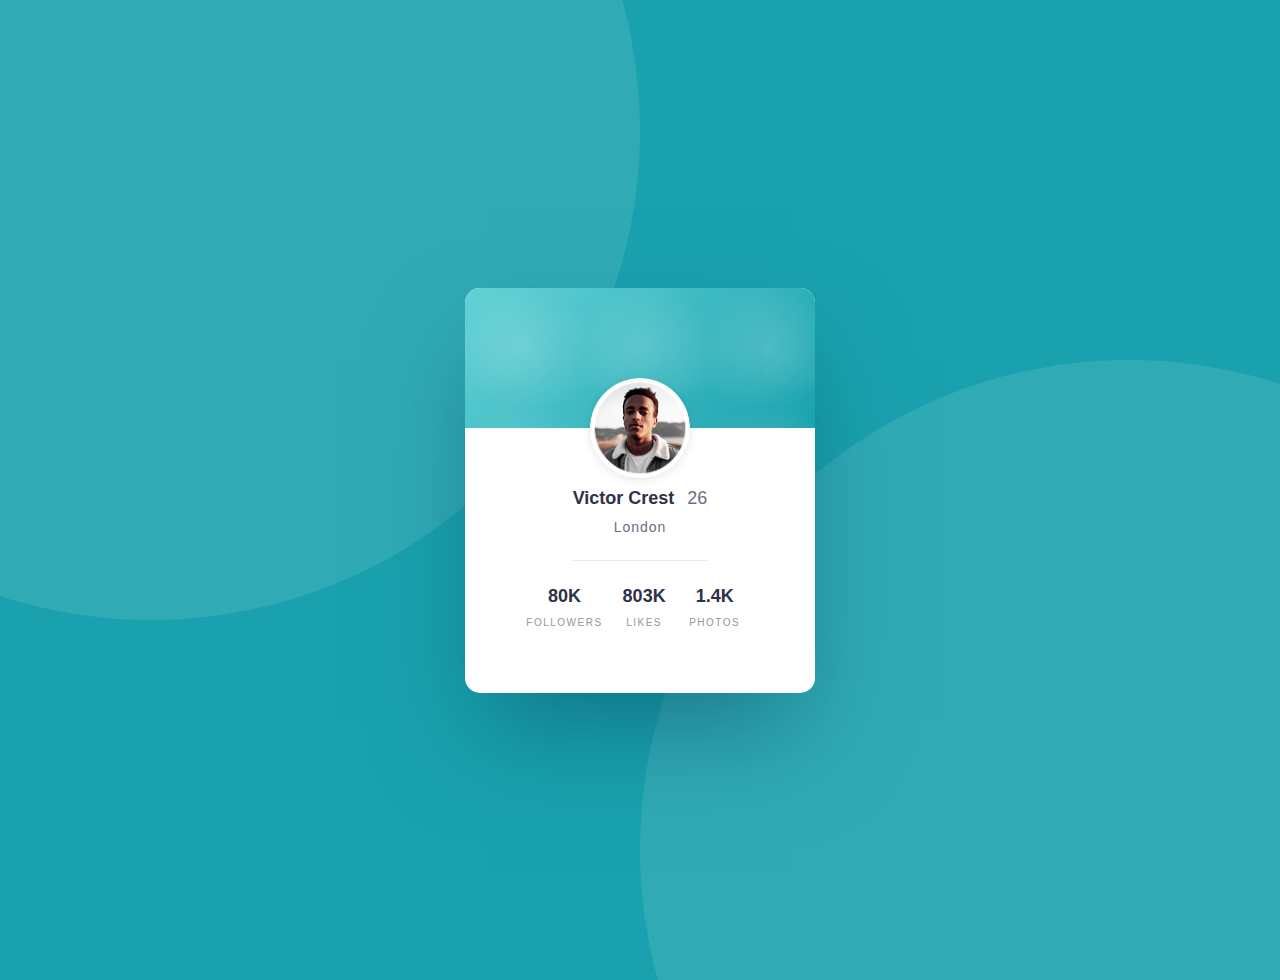
<file: homework(csspositions)(davit.modebadze)/index.html>
<!doctype html>
<html lang="en">
  <head>
    <meta charset="UTF-8" />
    <meta name="viewport" content="width=device-width, initial-scale=1.0" />
    <title>Document</title>
    <link rel="stylesheet" href="styles.css" />
  </head>
  <body>
    <div class="profile-card">
      <div class="banner">
        <div class="pattern-overlay"></div>
      </div>
      <div class="content">
        <div class="avatar-container">
          <img
            src="/homework(csspositions)(davit.modebadze)/Oval.png"
            alt="Victor Crest"
            class="avatar"
          />
        </div>
        <section class="card-body">
          <h1 class="user-name">
            Victor Crest <span class="user-age">26</span>
          </h1>
          <p class="user-location">London</p>
        </section>
        <footer class="card-stats">
          <div class="stat-item">
            <span class="stat-value">80K</span>
            <span class="stat-label">Followers</span>
          </div>
          <div class="stat-item">
            <span class="stat-value">803K</span>
            <span class="stat-label">Likes</span>
          </div>
          <div class="stat-item">
            <span class="stat-value">1.4K</span>
            <span class="stat-label">Photos</span>
          </div>
        </footer>
      </div>
    </div>
  </body>
</html>
</file>
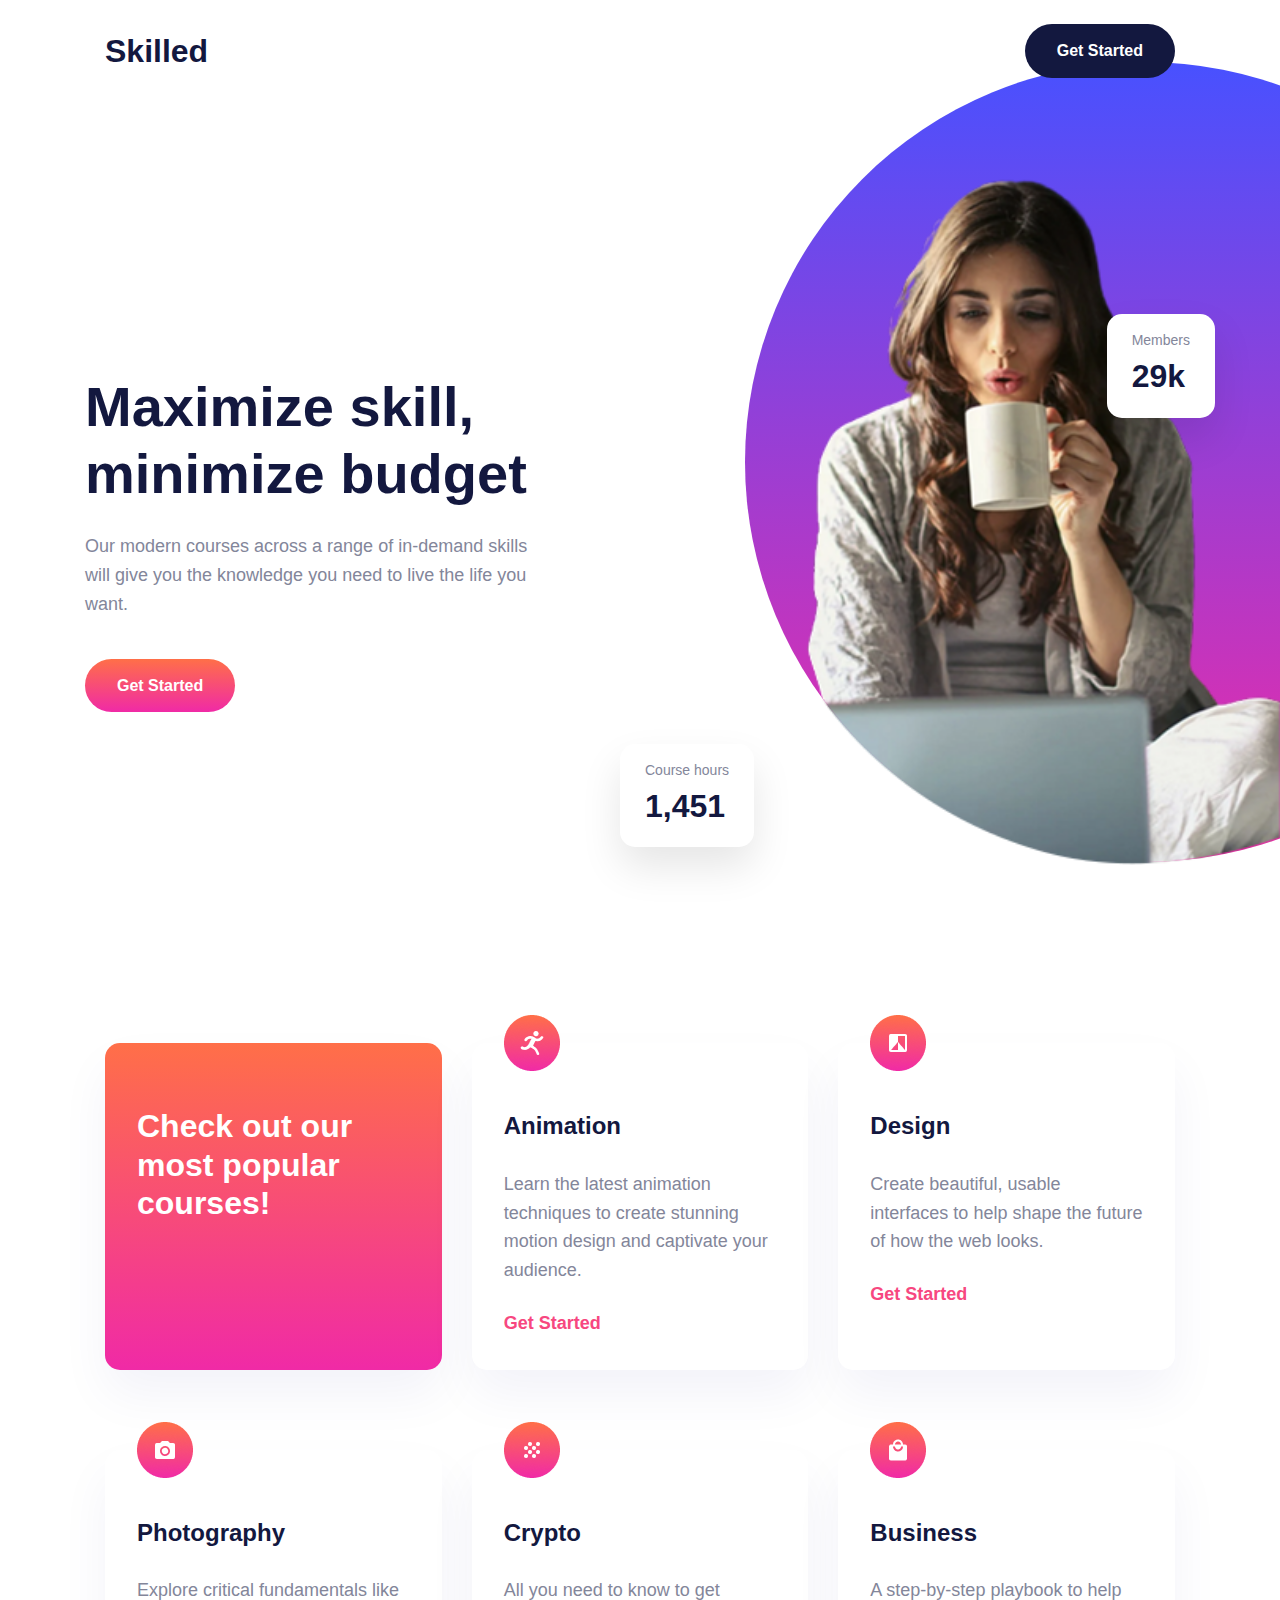
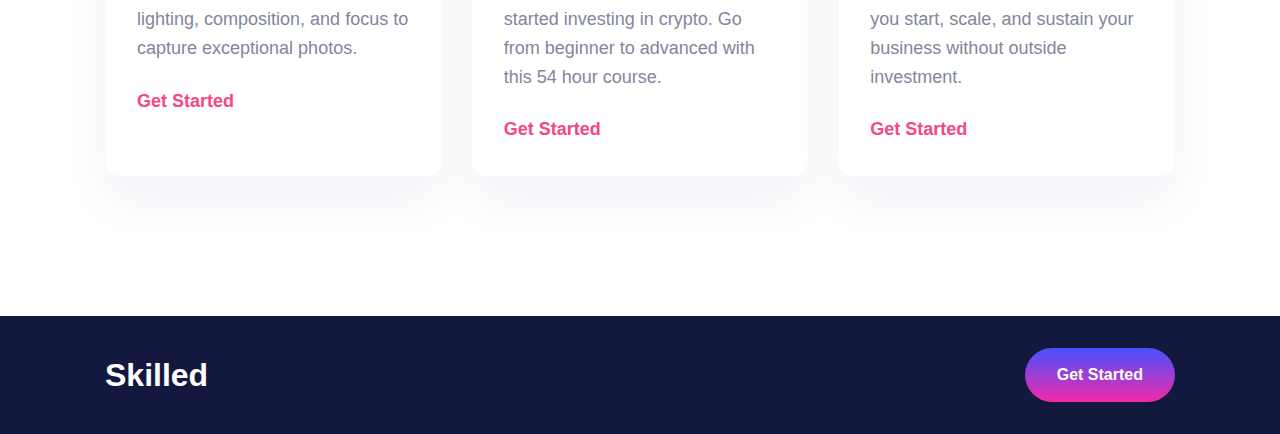
<file: homework(csspositions)(davit.modebadze)/index2.html>
<!doctype html>
<html lang="en">
  <head>
    <meta charset="UTF-8" />
    <meta name="viewport" content="width=device-width, initial-scale=1.0" />
    <title>Document</title>
    <link rel="stylesheet" href="styles2.css" />
  </head>
  <body>
    <header class="header container">
      <h1 class="logo">Skilled</h1>
      <a href="#" class="btn btn-dark">Get Started</a>
    </header>

    <main>
      <section class="hero container">
        <div class="hero-content">
          <h1>Maximize skill, minimize budget</h1>
          <p>
            Our modern courses across a range of in-demand skills will give you
            the knowledge you need to live the life you want.
          </p>
          <a href="#" class="btn btn-gradient">Get Started</a>
        </div>
        <div class="hero-image">
          <div class="hero-bg-accent"></div>
          <img
            src="/homework(csspositions)(davit.modebadze)/image-removebg-preview(509).png"
            alt="Instructor"
            class="hero-img"
          />
          <div class="stat-card stat-course">
            <span class="stat-label">Course hours</span>
            <span class="stat-value">1,451</span>
          </div>
          <div class="stat-card stat-members">
            <span class="stat-label">Members</span>
            <span class="stat-value">29k</span>
          </div>
        </div>
      </section>

      <section class="courses container">
        <div class="course-card card-intro">
          <h2>Check out our most popular courses!</h2>
        </div>

        <article class="course-card">
          <div class="icon-box">
            <img
              src="/homework(csspositions)(davit.modebadze)/1.png"
              alt="Animation"
            />
          </div>
          <h3>Animation</h3>
          <p>
            Learn the latest animation techniques to create stunning motion
            design and captivate your audience.
          </p>
          <a href="#" class="link-btn">Get Started</a>
        </article>

        <article class="course-card">
          <div class="icon-box">
            <img
              src="/homework(csspositions)(davit.modebadze)/2.png"
              alt="Design"
            />
          </div>
          <h3>Design</h3>
          <p>
            Create beautiful, usable interfaces to help shape the future of how
            the web looks.
          </p>
          <a href="#" class="link-btn">Get Started</a>
        </article>

        <article class="course-card">
          <div class="icon-box">
            <img
              src="/homework(csspositions)(davit.modebadze)/3.png"
              alt="Photography"
            />
          </div>
          <h3>Photography</h3>
          <p>
            Explore critical fundamentals like lighting, composition, and focus
            to capture exceptional photos.
          </p>
          <a href="#" class="link-btn">Get Started</a>
        </article>

        <article class="course-card">
          <div class="icon-box">
            <img
              src="/homework(csspositions)(davit.modebadze)/4.png"
              alt="Crypto"
            />
          </div>
          <h3>Crypto</h3>
          <p>
            All you need to know to get started investing in crypto. Go from
            beginner to advanced with this 54 hour course.
          </p>
          <a href="#" class="link-btn">Get Started</a>
        </article>

        <article class="course-card">
          <div class="icon-box">
            <img
              src="/homework(csspositions)(davit.modebadze)/5.png"
              alt="Business"
            />
          </div>
          <h3>Business</h3>
          <p>
            A step-by-step playbook to help you start, scale, and sustain your
            business without outside investment.
          </p>
          <a href="#" class="link-btn">Get Started</a>
        </article>
      </section>
    </main>

    <footer class="footer">
      <div class="container footer-inner">
        <h1 class="logo" style="color: white">Skilled</h1>
        <a href="#" class="btn btn-blue-pink">Get Started</a>
      </div>
    </footer>
  </body>
</html>
</file>
<file: homework(csspositions)(davit.modebadze)/styles.css>
:root {
  --dark-cyan: hsl(185, 75%, 39%);
  --very-dark-desaturated-blue: hsl(229, 23%, 23%);
  --dark-grayish-blue: hsl(227, 10%, 46%);
  --dark-gray: hsl(0, 0%, 59%);
  --border-color: #e8e8e8;
  --banner-color: #64d2d6;
  --bg-color: #f0f2f5;
}

body {
  margin: 0;
  padding: 40px;
  background-color: var(--dark-cyan);
  background-image:
    url('data:image/svg+xml;utf8,<svg width="978" height="978" xmlns="http://www.w3.org/2000/svg"><circle cx="489" cy="489" r="489" fill="white" fill-opacity="0.1"/></svg>'),
    url('data:image/svg+xml;utf8,<svg width="978" height="978" xmlns="http://www.w3.org/2000/svg"><circle cx="489" cy="489" r="489" fill="white" fill-opacity="0.1"/></svg>');
  background-repeat: no-repeat;
  background-position:
    right 50vw bottom 40vh,
    left 50vw top 40vh;
  min-height: 100vh;
  display: flex;
  justify-content: center;
  align-items: center;
  font-family: "Segoe UI", "Roboto", Helvetica, Arial, sans-serif;
}

.profile-card {
  background-color: white;
  width: 350px;
  border-radius: 15px;
  overflow: hidden;
  box-shadow: 0 50px 100px -20px rgba(8, 70, 94, 0.5);
}

.banner {
  height: 140px;
  background: linear-gradient(135deg, #64d2d6 0%, #19a2ae 100%);
  position: relative;
  overflow: hidden;
}

.pattern-overlay {
  position: absolute;
  top: 0;
  left: 0;
  width: 100%;
  height: 100%;
  background-image: radial-gradient(
    circle,
    rgba(255, 255, 255, 0.25) 0%,
    transparent 80%
  );
  background-size: 120px 120px;
  opacity: 0.6;
}

.pattern-overlay::before {
  content: "";
  position: absolute;
  width: 100%;
  height: 100%;
  background-image: radial-gradient(
    circle at 30% 70%,
    rgba(255, 255, 255, 0.15) 0%,
    transparent 60%
  );
  background-size: 100px 100px;
  opacity: 0.4;
}

.content {
  padding: 60px 20px 40px;
  display: flex;
  flex-direction: column;
  align-items: center;
  position: relative;
}

.avatar-container {
  position: absolute;
  top: 20px;
  left: 50%;
  transform: translateX(-50%) translateY(-70%);
  z-index: 2;
}

.avatar {
  width: 100px;
  height: 100px;
  border-radius: 50%;
  object-fit: cover;
  display: block;
  box-shadow: 0 2px 10px rgba(0, 0, 0, 0.1);
}

.card-body {
  text-align: center;
  padding-bottom: 25px;
  border-bottom: 1px solid var(--border-color);
}

.user-name {
  font-size: 18px;
  font-weight: 700;
  color: var(--very-dark-desaturated-blue);
  margin: 0 0 10px 0;
}

.user-age {
  font-weight: 400;
  color: var(--dark-grayish-blue);
  margin-left: 8px;
}

.user-location {
  font-size: 14px;
  color: var(--dark-grayish-blue);
  margin: 0;
  letter-spacing: 1px;
}

.card-stats {
  display: flex;
  justify-content: space-around;
  padding: 25px 30px;
}

.stat-item {
  text-align: center;
}

.stat-value {
  display: block;
  font-size: 18px;
  font-weight: 700;
  color: var(--very-dark-desaturated-blue);
  margin-bottom: 10px;
  margin-left: 10px;
  margin-right: 20px;
}

.stat-label {
  display: block;
  font-size: 10px;
  color: var(--dark-gray);
  letter-spacing: 1.5px;
  text-transform: uppercase;
  margin-right: 10px;
}

@media (max-width: 375px) {
  .profile-card {
    width: 325px;
  }
}

@media (max-width: 600px) {
  .banner {
    height: 180px;
  }
  .avatar {
    width: 140px;
    height: 140px;
    margin-top: -70px;
  }
}
</file>
<file: homework(csspositions)(davit.modebadze)/styles2.css>
:root {
  --clr-dark: #13183f;
  --clr-gray: #83869a;
  --clr-pink: #f74780;
  --clr-pink-light: #ffa7c3;
  --clr-white: #ffffff;
  --grad-orange: linear-gradient(180deg, #ff6f48 0%, #f02aa6 100%);
  --grad-blue-pink: linear-gradient(180deg, #4851ff 0%, #f02aa6 100%);
  --font-main: "Plus Jakarta Sans", sans-serif;
}

* {
  box-sizing: border-box;
  margin: 0;
  padding: 0;
}

body {
  font-family: var(--font-main);
  background-color: var(--clr-white);
  color: var(--clr-dark);
  line-height: 1.6;
  overflow-x: hidden;
}

.container {
  max-width: 1110px;
  margin: 0 auto;
  padding: 0 20px;
}

.header {
  display: flex;
  justify-content: space-between;
  align-items: center;
  padding-top: 24px;
  padding-bottom: 24px;
}

.logo {
  height: 28px;
  margin-top: -2%;
}

.btn {
  display: inline-block;
  padding: 14px 32px;
  border-radius: 28px;
  text-decoration: none;
  font-weight: 700;
  font-size: 16px;
  transition: opacity 0.3s;
}

.btn-dark {
  background: var(--clr-dark);
  color: var(--clr-white);
}
.btn-gradient {
  background: var(--grad-orange);
  color: var(--clr-white);
}
.btn-blue-pink {
  background: var(--grad-blue-pink);
  color: var(--clr-white);
}
.btn:hover {
  opacity: 0.7;
}

.hero {
  display: flex;
  align-items: center;
  padding: 60px 0 120px;
  position: relative;
}

.hero-content {
  flex: 1;
  z-index: 2;
}
.hero-content h1 {
  font-size: 56px;
  line-height: 1.2;
  margin-bottom: 25px;
  color: var(--clr-dark);
}
.hero-content p {
  font-size: 18px;
  color: var(--clr-gray);
  margin-bottom: 40px;
  max-width: 450px;
}

.hero-image {
  flex: 1;
  position: relative;
  display: flex;
  justify-content: flex-end;
}

.hero-bg-accent {
  position: absolute;
  top: -100px;
  right: -350px;
  width: 800px;
  height: 800px;
  background: var(--grad-blue-pink);
  border-radius: 50%;
  z-index: -1;
}

.hero-img {
  width: 100%;
  max-width: 500px;
  margin-right: -20.2%;
  z-index: 1;
  border-width: 10px;
}

.stat-card {
  position: absolute;
  background: white;
  padding: 15px 25px;
  border-radius: 15px;
  box-shadow: 0 20px 40px rgba(0, 0, 0, 0.1);
  display: flex;
  flex-direction: column;
  z-index: 3;
}

.stat-course {
  bottom: 10%;
  left: -20px;
}
.stat-members {
  top: 20%;
  right: -20px;
}
.stat-label {
  font-size: 14px;
  color: var(--clr-gray);
}
.stat-value {
  font-size: 32px;
  font-weight: 800;
}

.courses {
  display: grid;
  grid-template-columns: repeat(3, 1fr);
  gap: 80px 30px;
  padding-bottom: 140px;
}

.course-card {
  background: var(--clr-white);
  padding: 64px 32px 32px;
  border-radius: 15px;
  box-shadow: 0 25px 50px rgba(6, 22, 141, 0.05);
  position: relative;
}

.card-intro {
  background: var(--grad-orange);
  padding-top: 64px;
  color: var(--clr-white);
}

.card-intro h2 {
  font-size: 32px;
  line-height: 1.2;
}

.icon-box {
  position: absolute;
  top: -28px;
  left: 32px;
  width: 56px;
  height: 56px;
}

.course-card h3 {
  margin-bottom: 24px;
  font-size: 24px;
}
.course-card p {
  color: var(--clr-gray);
  margin-bottom: 24px;
  font-size: 18px;
}

.link-btn {
  color: var(--clr-pink);
  text-decoration: none;
  font-weight: 700;
  font-size: 18px;
}

.footer {
  background: var(--clr-dark);
  padding: 32px 0;
}
.footer-inner {
  display: flex;
  justify-content: space-between;
  align-items: center;
}

@media (max-width: 992px) {
  .hero {
    flex-direction: column;
    text-align: left;
    overflow: hidden;
  }
  .courses {
    grid-template-columns: repeat(2, 1fr);
  }
  .hero-bg-accent {
    right: -400px;
  }
}

@media (max-width: 600px) {
  .courses {
    grid-template-columns: 1fr;
  }
  .hero-content h1 {
    font-size: 40px;
  }
}
</file>
